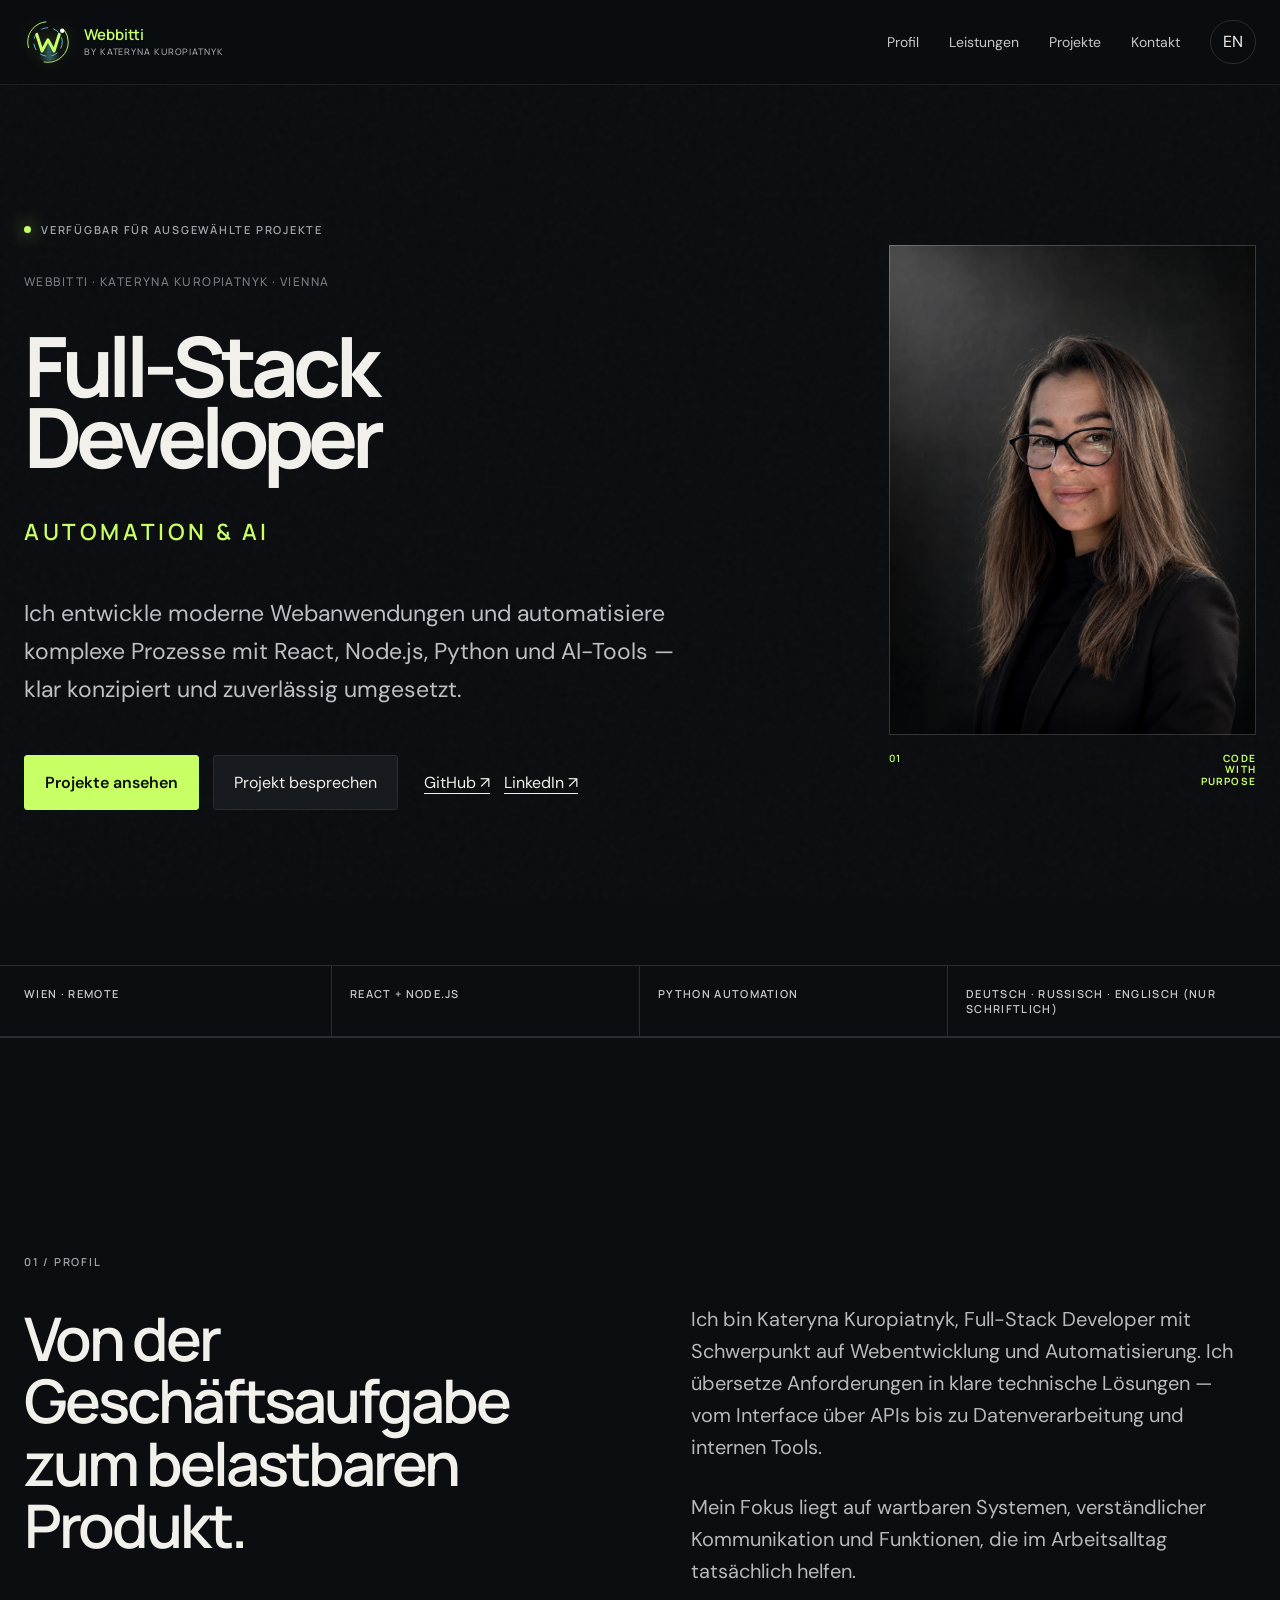
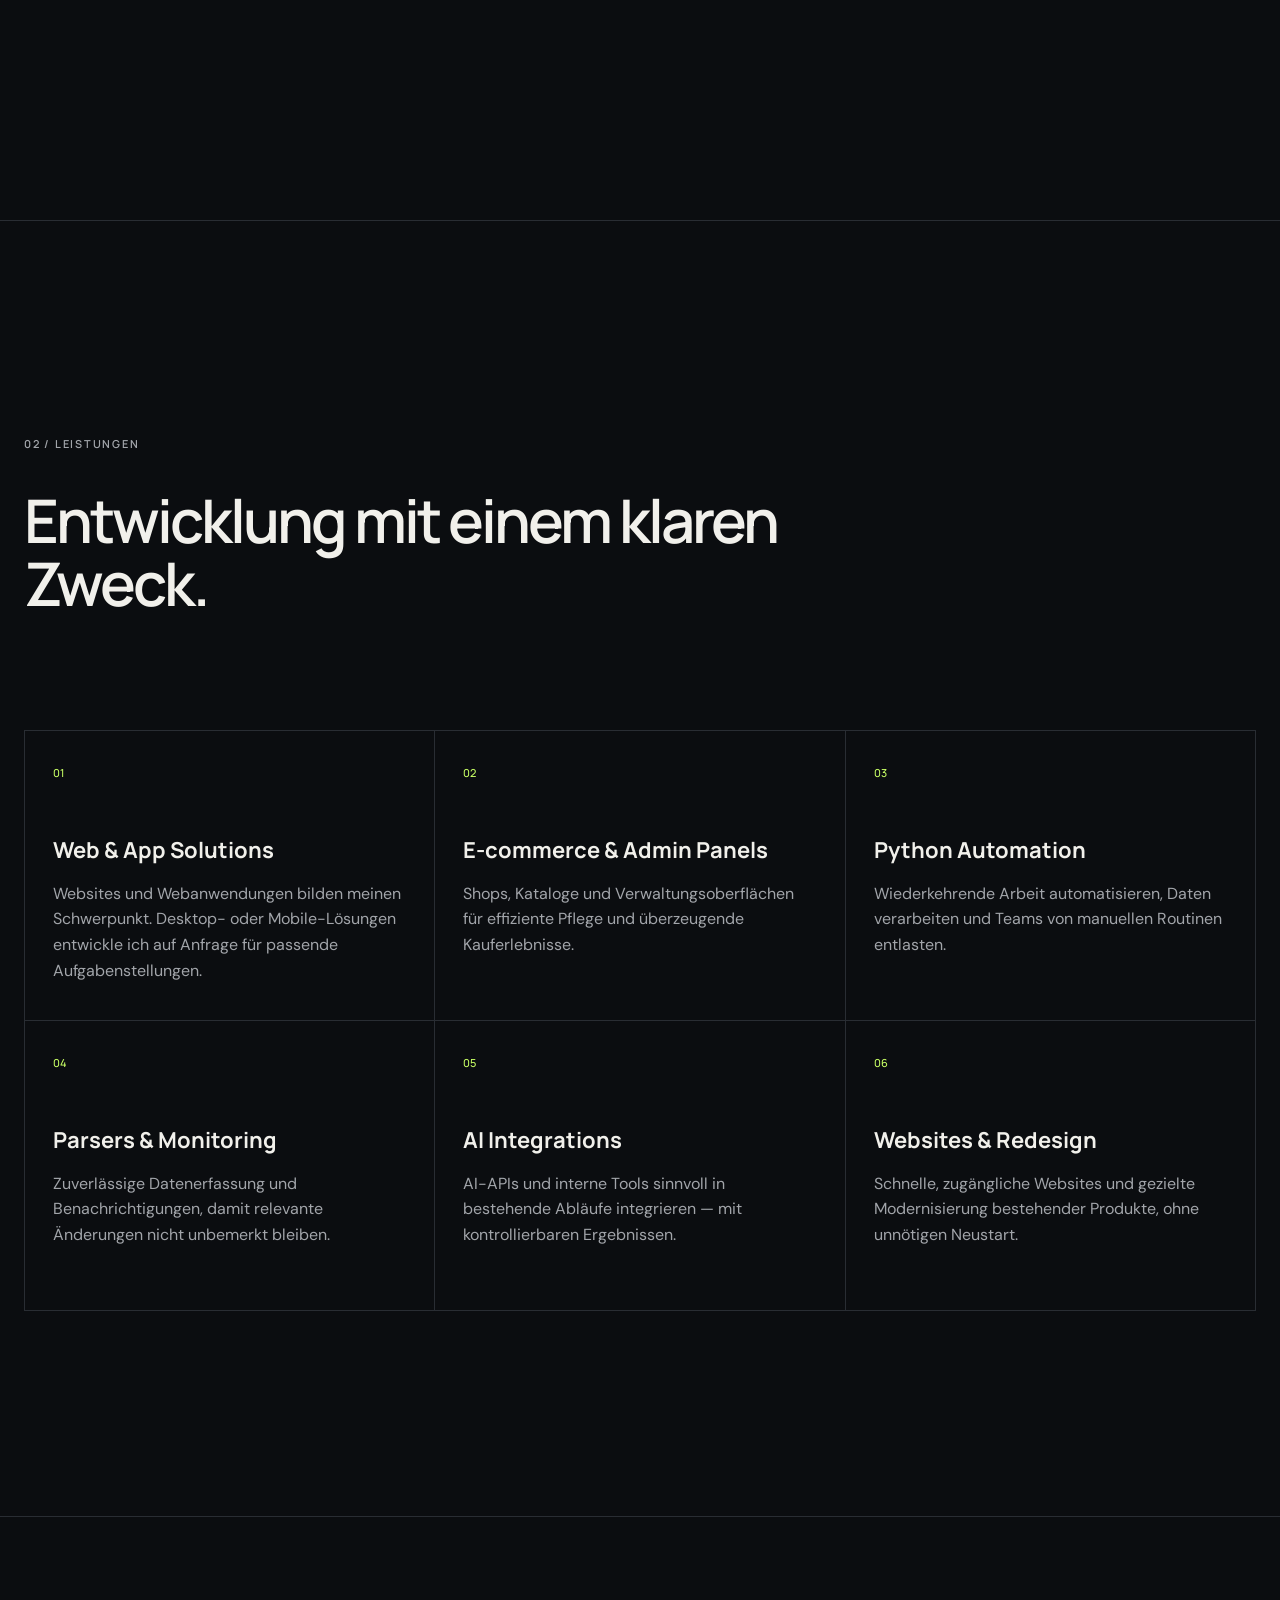
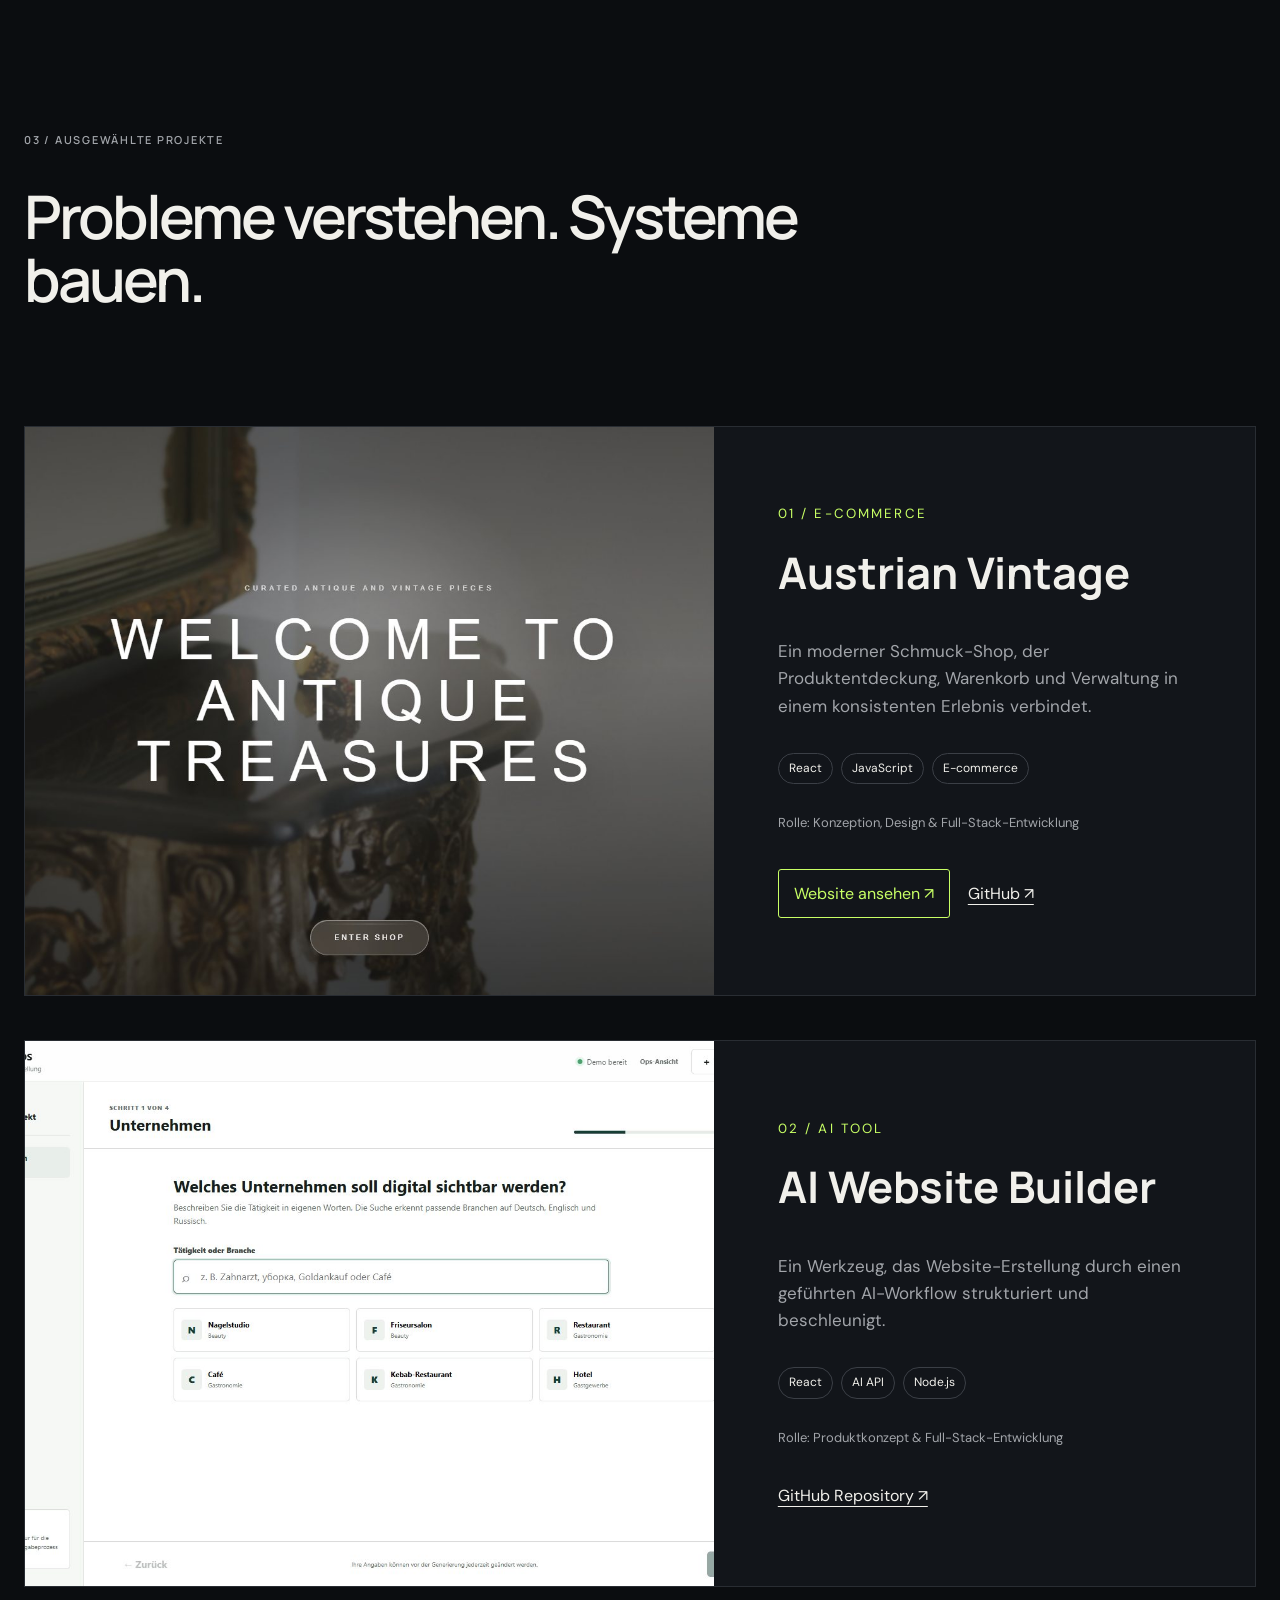
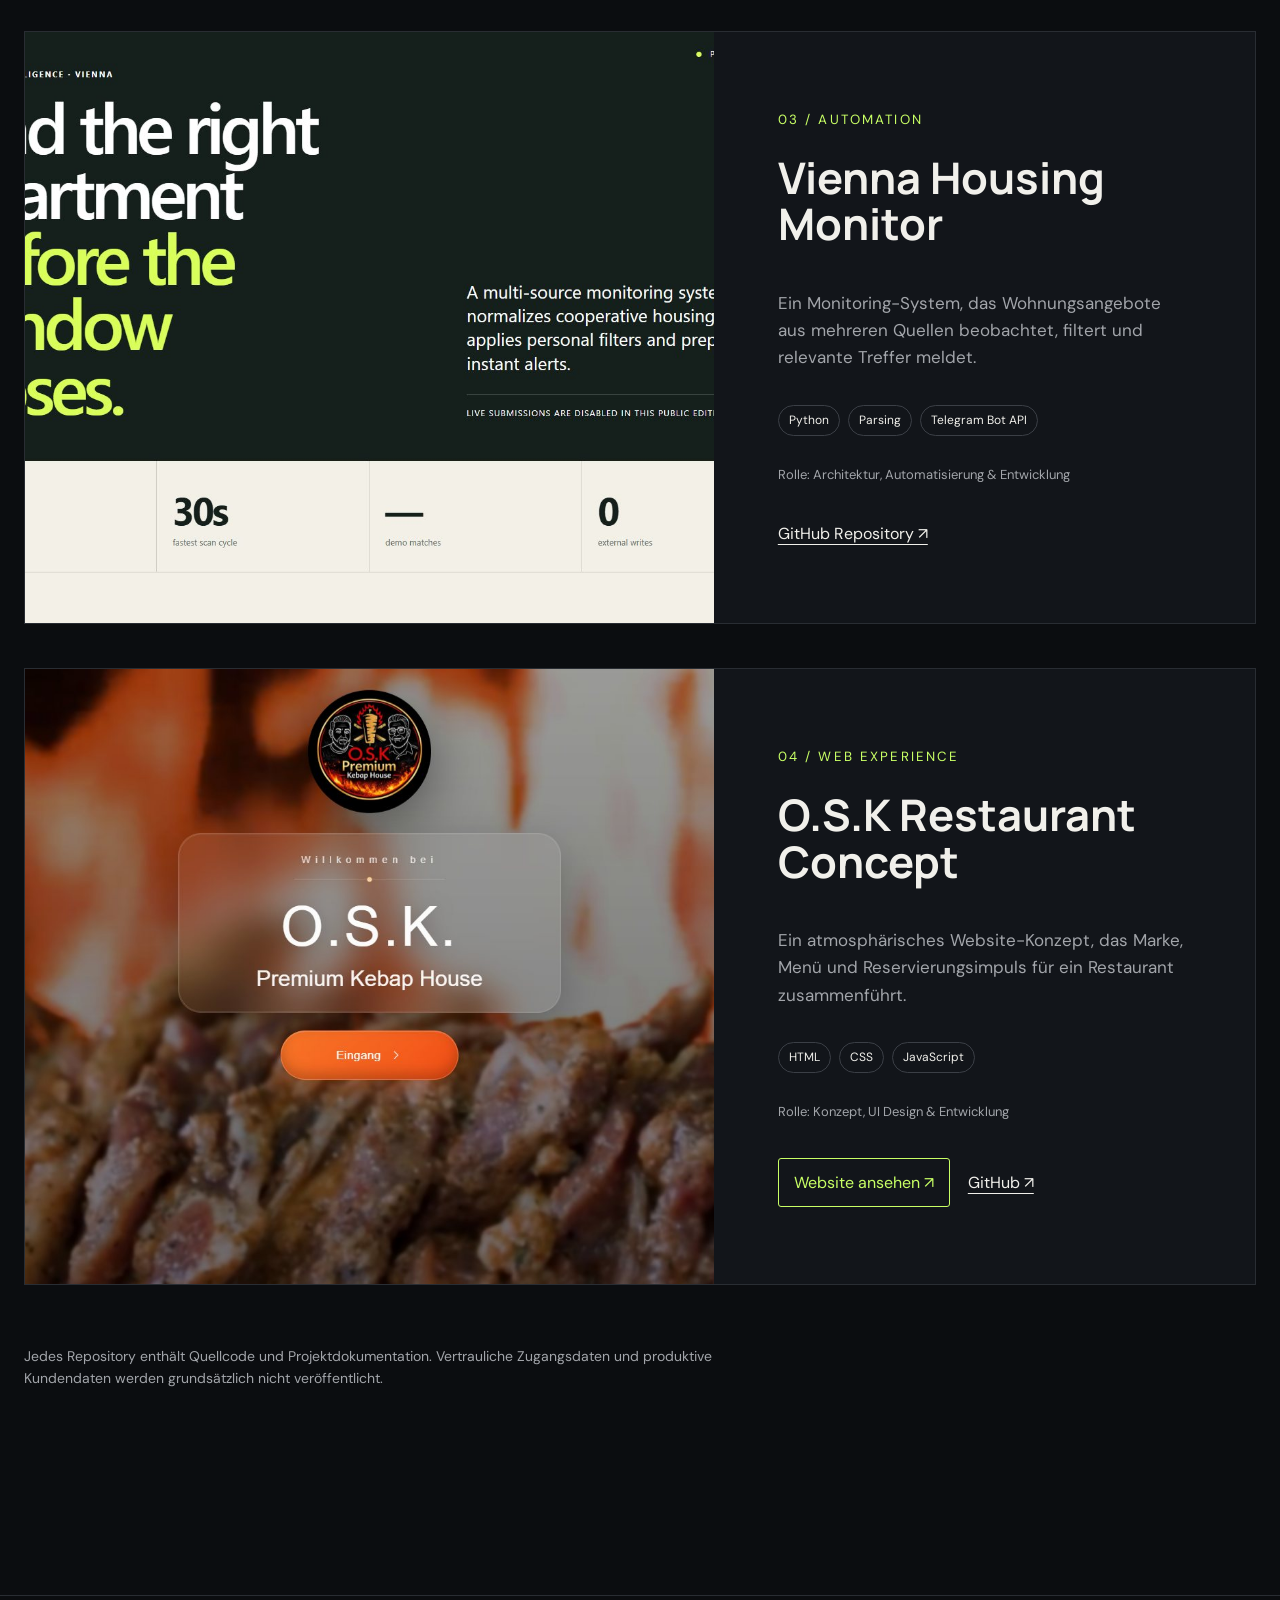
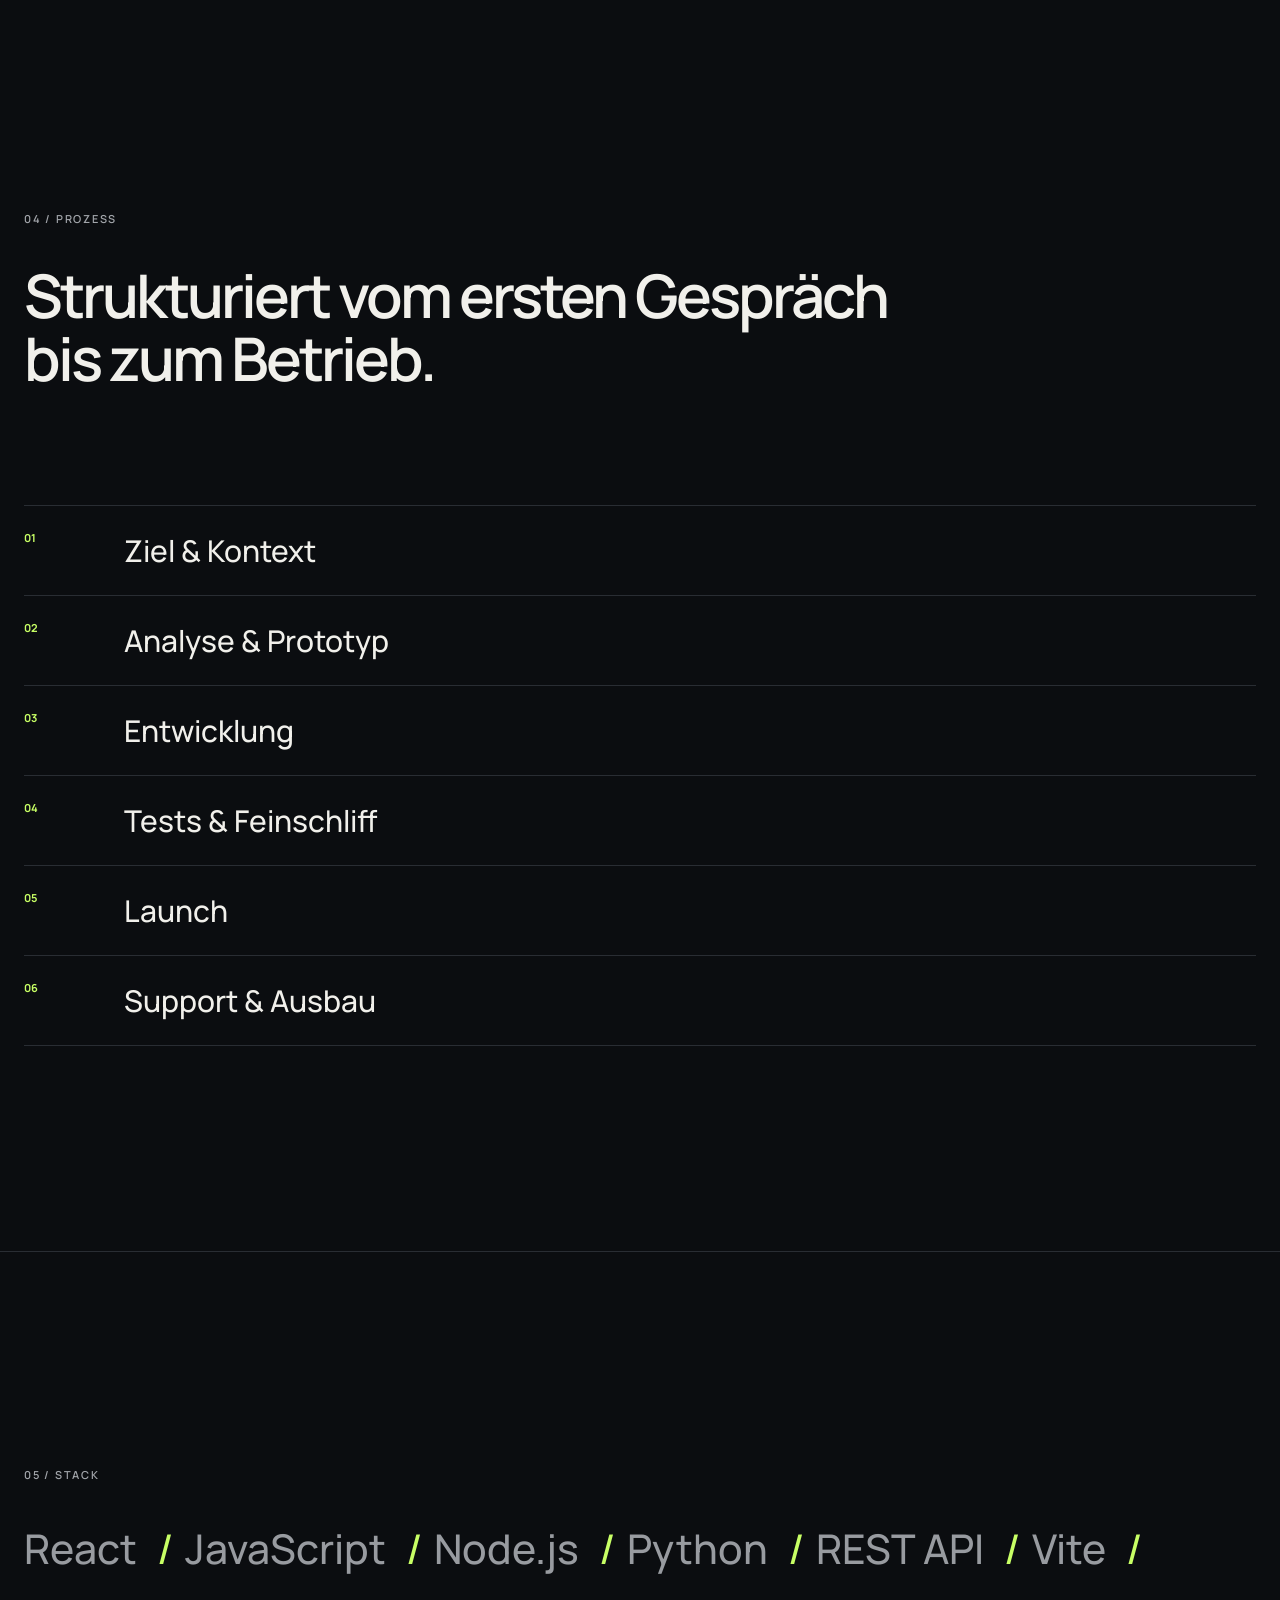
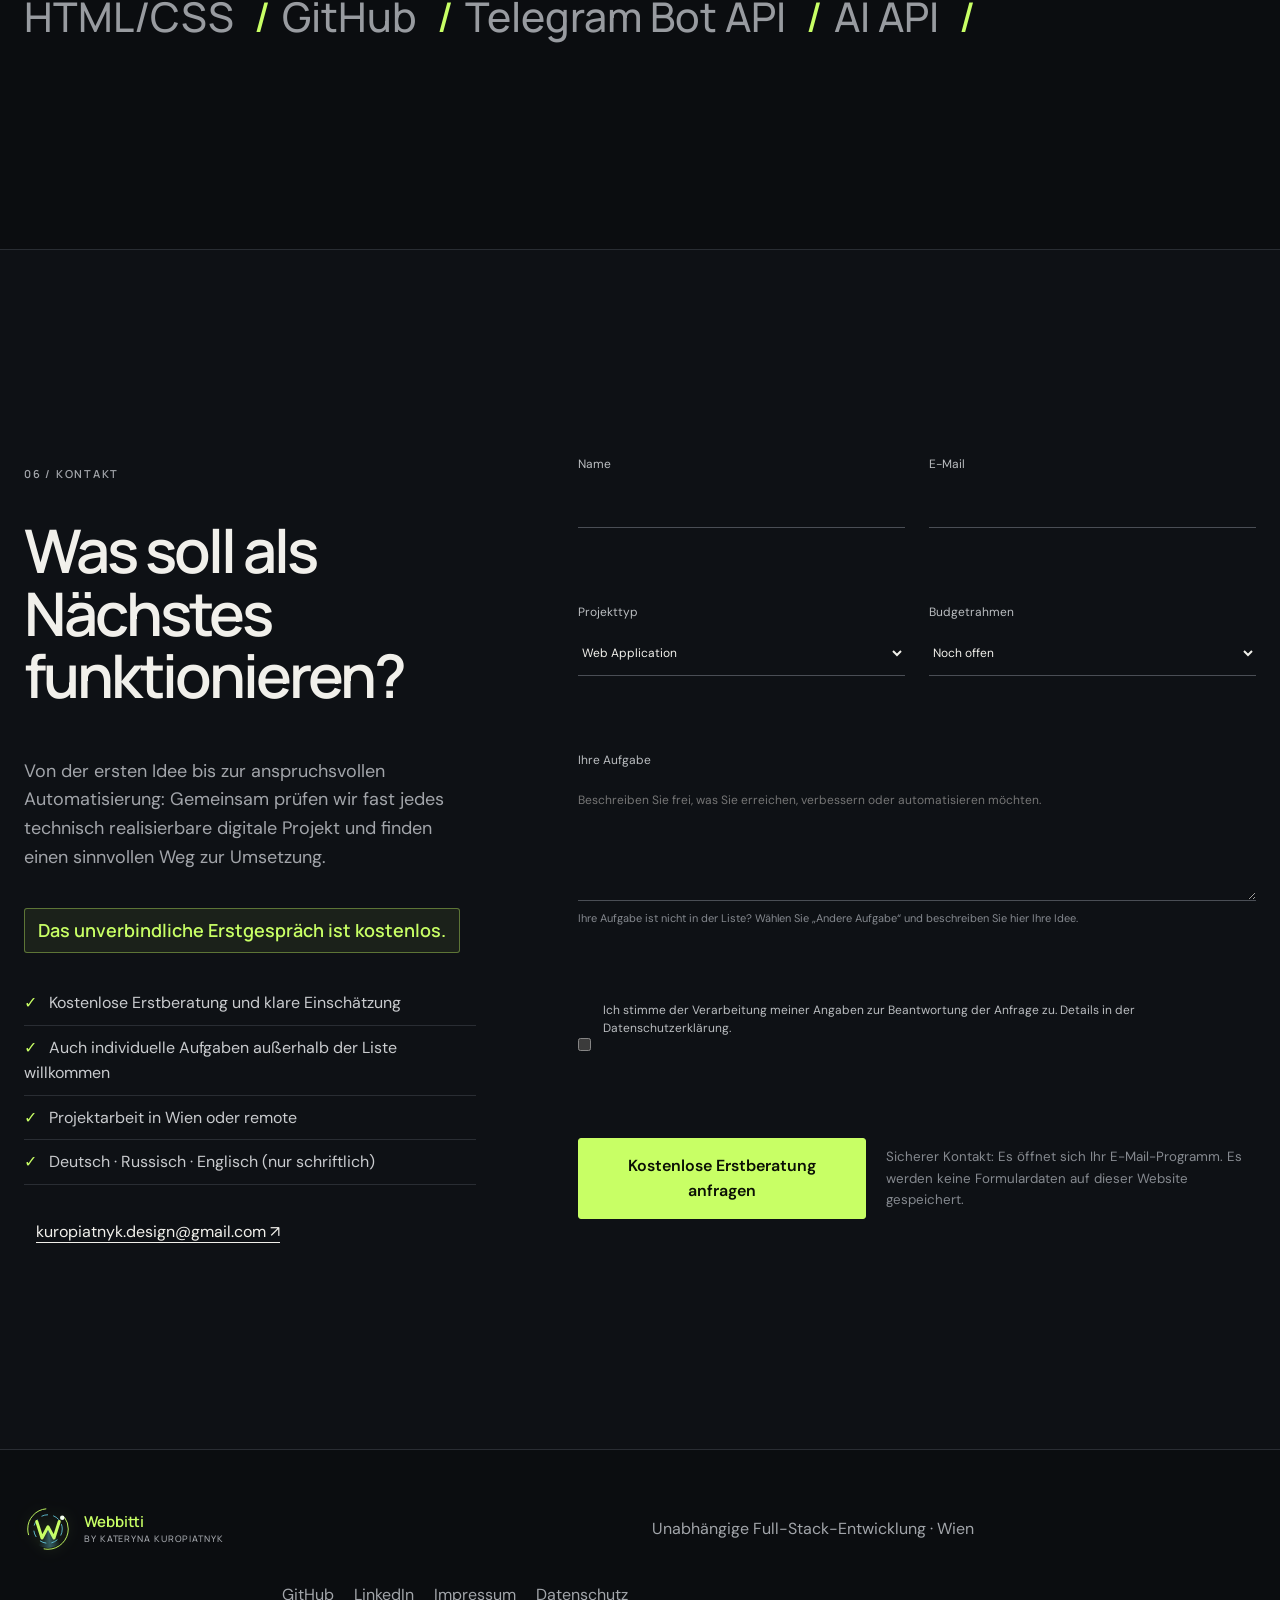
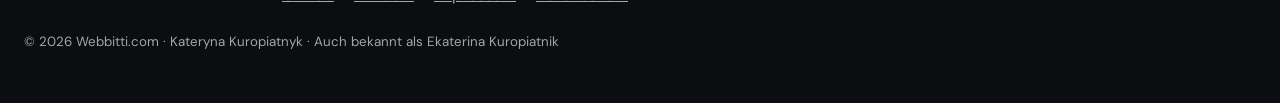
<file: index.html>
<!doctype html>
<html lang="de">
<head>
  <meta charset="utf-8">
  <meta name="viewport" content="width=device-width,initial-scale=1">
  <meta name="theme-color" content="#0b0d10">
  <title>Webbitti — Kateryna Kuropiatnyk · Full-Stack Developer</title>
  <meta name="description" content="Full-Stack-Entwicklung, Python-Automatisierung und AI-Integrationen: digitale Produkte, die reale Geschäftsprozesse vereinfachen.">
  <meta property="og:type" content="website">
  <meta property="og:title" content="Webbitti — Kateryna Kuropiatnyk · Full-Stack Developer">
  <meta property="og:description" content="Webanwendungen, Automatisierung und AI-Tools — durchdacht, zuverlässig und bereit für den echten Einsatz.">
  <meta property="og:url" content="https://webbitti.com/">
  <meta property="og:image" content="https://webbitti.com/img/og-cover.svg">
  <meta name="twitter:card" content="summary_large_image">
  <meta name="twitter:title" content="Kateryna Kuropiatnyk — Full-Stack Developer">
  <meta name="twitter:description" content="React, Node.js, Python automation and practical AI tools for real business workflows.">
  <meta name="twitter:image" content="https://webbitti.com/img/og-cover.svg">
  <meta name="robots" content="index,follow,max-image-preview:large">
  <link rel="canonical" href="https://webbitti.com/">
  <link rel="icon" href="img/favicon.svg" type="image/svg+xml">
  <link rel="preconnect" href="https://fonts.googleapis.com">
  <link rel="preconnect" href="https://fonts.gstatic.com" crossorigin>
  <link href="https://fonts.googleapis.com/css2?family=DM+Sans:wght@400;500;600&family=Manrope:wght@500;600;700&display=swap" rel="stylesheet">
  <link rel="stylesheet" href="style.css?v=100">
  <link rel="stylesheet" href="hero.css?v=5">
  <link rel="stylesheet" href="portfolio.css?v=1">
  <link rel="stylesheet" href="enhancements.css?v=4">
  <link rel="stylesheet" href="brand-motion.css?v=2">
  <script src="script.js?v=100" defer></script>
  <script type="application/ld+json">{"@context":"https://schema.org","@type":"Person","name":"Kateryna Kuropiatnyk","alternateName":"Ekaterina Kuropiatnik","url":"https://webbitti.com/","image":"https://webbitti.com/img/kateryna-kuropiatnyk-professional.webp","jobTitle":"Full-Stack Developer","address":{"@type":"PostalAddress","addressLocality":"Vienna","addressCountry":"AT"},"sameAs":["https://github.com/ekaterinakuropiatnik-max","https://www.linkedin.com/in/kateryna-kuropiatnyk-825a593a0"],"knowsAbout":["React","Node.js","Python","Automation","AI tools"]}</script>
</head>
<body>
  <a class="skip" href="#main">Zum Inhalt</a>
  <header class="site-header">
    <a class="brand" href="#top" aria-label="Webbitti, Kateryna Kuropiatnyk, Startseite"><span class="brand-mark" aria-hidden="true"><svg viewBox="0 0 64 64" focusable="false"><circle class="logo-orbit outer" cx="32" cy="32" r="27"/><circle class="logo-orbit inner" cx="32" cy="32" r="19"/><path class="logo-w" d="M17 22l7 22 8-15 8 15 7-22"/><circle class="logo-spark" cx="51" cy="17" r="3"/></svg></span><span class="brand-copy">Webbitti<small>by Kateryna Kuropiatnyk</small></span></a>
    <button class="menu" aria-expanded="false" aria-controls="nav">Menu</button>
    <nav id="nav" aria-label="Hauptnavigation">
      <a href="#about" data-de="Profil" data-en="About">Profil</a>
      <a href="#services" data-de="Leistungen" data-en="Services">Leistungen</a>
      <a href="#work" data-de="Projekte" data-en="Work">Projekte</a>
      <a href="#contact" data-de="Kontakt" data-en="Contact">Kontakt</a>
      <button class="lang" type="button" aria-label="Switch to English">EN</button>
    </nav>
  </header>

  <main id="main">
    <section class="hero" id="top">
      <div class="hero-copy">
        <div class="eyebrow"><span></span><span data-de="Verfügbar für ausgewählte Projekte" data-en="Available for selected projects">Verfügbar für ausgewählte Projekte</span></div>
        <p class="hero-name">Webbitti · Kateryna Kuropiatnyk · Vienna</p>
        <h1><span>Full-Stack</span><br><span>Developer</span><br><i>Automation &amp; AI</i></h1>
        <p class="lead" data-de="Ich entwickle moderne Webanwendungen und automatisiere komplexe Prozesse mit React, Node.js, Python und AI-Tools — klar konzipiert und zuverlässig umgesetzt." data-en="I build modern web applications and automate complex workflows with React, Node.js, Python and AI tools — thoughtfully designed and reliably delivered.">Ich entwickle moderne Webanwendungen und automatisiere komplexe Prozesse mit React, Node.js, Python und AI-Tools — klar konzipiert und zuverlässig umgesetzt.</p>
        <div class="actions"><a class="button primary" href="#work" data-de="Projekte ansehen" data-en="View projects">Projekte ansehen</a><a class="button secondary" href="#contact" data-de="Projekt besprechen" data-en="Discuss a project">Projekt besprechen</a><a class="text-link" href="https://github.com/ekaterinakuropiatnik-max" target="_blank" rel="noopener noreferrer">GitHub ↗</a><a class="text-link social-link" href="https://www.linkedin.com/in/kateryna-kuropiatnyk-825a593a0" target="_blank" rel="noopener noreferrer">LinkedIn ↗</a></div>
      </div>
      <figure class="portrait"><div class="portrait-frame"><img src="img/kateryna-kuropiatnyk-professional.webp" alt="Kateryna Kuropiatnyk, Full-Stack Developer" width="1200" height="1600" fetchpriority="high"></div><figcaption><span>01</span><strong>CODE<br>WITH<br>PURPOSE</strong></figcaption></figure>
    </section>
    <aside class="proof" aria-label="Professional focus"><span data-de="Wien · Remote" data-en="Vienna · Remote">Wien · Remote</span><span>React + Node.js</span><span>Python Automation</span><span data-de="Deutsch · Russisch · Englisch (nur schriftlich)" data-en="German · Russian · English (written only)">Deutsch · Russisch · Englisch (nur schriftlich)</span></aside>

    <section id="about" class="split section">
      <div><p class="kicker">01 / <span data-de="Profil" data-en="About">Profil</span></p><h2 data-de="Von der Geschäftsaufgabe zum belastbaren Produkt." data-en="From business problem to dependable product.">Von der Geschäftsaufgabe zum belastbaren Produkt.</h2></div>
      <div class="copy"><p data-de="Ich bin Kateryna Kuropiatnyk, Full-Stack Developer mit Schwerpunkt auf Webentwicklung und Automatisierung. Ich übersetze Anforderungen in klare technische Lösungen — vom Interface über APIs bis zu Datenverarbeitung und internen Tools." data-en="I'm Kateryna Kuropiatnyk, a full-stack developer focused on web development and automation. I translate requirements into clear technical solutions — from interfaces and APIs to data processing and internal tools.">Ich bin Kateryna Kuropiatnyk, Full-Stack Developer mit Schwerpunkt auf Webentwicklung und Automatisierung. Ich übersetze Anforderungen in klare technische Lösungen — vom Interface über APIs bis zu Datenverarbeitung und internen Tools.</p><p data-de="Mein Fokus liegt auf wartbaren Systemen, verständlicher Kommunikation und Funktionen, die im Arbeitsalltag tatsächlich helfen." data-en="My focus is on maintainable systems, clear communication and features that genuinely improve day-to-day work.">Mein Fokus liegt auf wartbaren Systemen, verständlicher Kommunikation und Funktionen, die im Arbeitsalltag tatsächlich helfen.</p></div>
    </section>

    <section id="services" class="section">
      <p class="kicker">02 / <span data-de="Leistungen" data-en="Services">Leistungen</span></p><h2 data-de="Entwicklung mit einem klaren Zweck." data-en="Development with a clear purpose.">Entwicklung mit einem klaren Zweck.</h2>
      <div class="service-grid">
        <article><b>01</b><h3>Web &amp; App Solutions</h3><p data-de="Websites und Webanwendungen bilden meinen Schwerpunkt. Desktop- oder Mobile-Lösungen entwickle ich auf Anfrage für passende Aufgabenstellungen." data-en="My core focus is websites and web applications. I also develop desktop or mobile solutions on request when they fit the project.">Websites und Webanwendungen bilden meinen Schwerpunkt. Desktop- oder Mobile-Lösungen entwickle ich auf Anfrage für passende Aufgabenstellungen.</p></article>
        <article><b>02</b><h3>E-commerce & Admin Panels</h3><p data-de="Shops, Kataloge und Verwaltungsoberflächen für effiziente Pflege und überzeugende Kauferlebnisse." data-en="Shops, catalogues and admin interfaces for efficient management and compelling buying experiences.">Shops, Kataloge und Verwaltungsoberflächen für effiziente Pflege und überzeugende Kauferlebnisse.</p></article>
        <article><b>03</b><h3>Python Automation</h3><p data-de="Wiederkehrende Arbeit automatisieren, Daten verarbeiten und Teams von manuellen Routinen entlasten." data-en="Automate recurring work, process data and free teams from manual routines.">Wiederkehrende Arbeit automatisieren, Daten verarbeiten und Teams von manuellen Routinen entlasten.</p></article>
        <article><b>04</b><h3>Parsers & Monitoring</h3><p data-de="Zuverlässige Datenerfassung und Benachrichtigungen, damit relevante Änderungen nicht unbemerkt bleiben." data-en="Reliable data collection and alerts so relevant changes never go unnoticed.">Zuverlässige Datenerfassung und Benachrichtigungen, damit relevante Änderungen nicht unbemerkt bleiben.</p></article>
        <article><b>05</b><h3>AI Integrations</h3><p data-de="AI-APIs und interne Tools sinnvoll in bestehende Abläufe integrieren — mit kontrollierbaren Ergebnissen." data-en="Integrate AI APIs and internal tools into existing workflows with controllable outcomes.">AI-APIs und interne Tools sinnvoll in bestehende Abläufe integrieren — mit kontrollierbaren Ergebnissen.</p></article>
        <article><b>06</b><h3>Websites & Redesign</h3><p data-de="Schnelle, zugängliche Websites und gezielte Modernisierung bestehender Produkte, ohne unnötigen Neustart." data-en="Fast, accessible websites and focused modernisation of existing products without an unnecessary rebuild.">Schnelle, zugängliche Websites und gezielte Modernisierung bestehender Produkte, ohne unnötigen Neustart.</p></article>
      </div>
    </section>

    <section id="work" class="section work">
      <p class="kicker">03 / <span data-de="Ausgewählte Projekte" data-en="Selected work">Ausgewählte Projekte</span></p><h2 data-de="Probleme verstehen. Systeme bauen." data-en="Understand problems. Build systems.">Probleme verstehen. Systeme bauen.</h2>
      <div class="projects">
        <article class="project violet"><div class="project-visual"><span>AV</span><div class="mock"><i></i><i></i><i></i></div></div><div class="project-info"><small>01 / E-COMMERCE</small><h3>Austrian Vintage</h3><p data-de="Ein moderner Schmuck-Shop, der Produktentdeckung, Warenkorb und Verwaltung in einem konsistenten Erlebnis verbindet." data-en="A modern jewellery shop combining product discovery, cart and management in one consistent experience.">Ein moderner Schmuck-Shop, der Produktentdeckung, Warenkorb und Verwaltung in einem konsistenten Erlebnis verbindet.</p><ul><li>React</li><li>JavaScript</li><li>E-commerce</li></ul><p class="role" data-de="Rolle: Konzeption, Design & Full-Stack-Entwicklung" data-en="Role: concept, design & full-stack development">Rolle: Konzeption, Design & Full-Stack-Entwicklung</p><div class="project-actions"><a class="project-live" href="https://austrianvintage.com" target="_blank" rel="noopener noreferrer" data-de="Website ansehen ↗" data-en="View website ↗">Website ansehen ↗</a><a href="https://github.com/ekaterinakuropiatnik-max/antique-jewelry-store" target="_blank" rel="noopener noreferrer">GitHub ↗</a></div></div></article>
        <article class="project blue"><div class="project-visual"><span>AI</span><div class="prompt">Describe. Generate. Refine.<b>→</b></div></div><div class="project-info"><small>02 / AI TOOL</small><h3>AI Website Builder</h3><p data-de="Ein Werkzeug, das Website-Erstellung durch einen geführten AI-Workflow strukturiert und beschleunigt." data-en="A tool that structures and accelerates website creation through a guided AI workflow.">Ein Werkzeug, das Website-Erstellung durch einen geführten AI-Workflow strukturiert und beschleunigt.</p><ul><li>React</li><li>AI API</li><li>Node.js</li></ul><p class="role" data-de="Rolle: Produktkonzept & Full-Stack-Entwicklung" data-en="Role: product concept & full-stack development">Rolle: Produktkonzept & Full-Stack-Entwicklung</p><a href="https://github.com/ekaterinakuropiatnik-max/ai-website-builder" target="_blank" rel="noopener">GitHub Repository ↗</a></div></article>
        <article class="project green"><div class="project-visual"><span>VIE</span><div class="radar"></div></div><div class="project-info"><small>03 / AUTOMATION</small><h3>Vienna Housing Monitor</h3><p data-de="Ein Monitoring-System, das Wohnungsangebote aus mehreren Quellen beobachtet, filtert und relevante Treffer meldet." data-en="A monitoring system that watches multiple housing sources, filters listings and reports relevant matches.">Ein Monitoring-System, das Wohnungsangebote aus mehreren Quellen beobachtet, filtert und relevante Treffer meldet.</p><ul><li>Python</li><li>Parsing</li><li>Telegram Bot API</li></ul><p class="role" data-de="Rolle: Architektur, Automatisierung & Entwicklung" data-en="Role: architecture, automation & development">Rolle: Architektur, Automatisierung & Entwicklung</p><a href="https://github.com/ekaterinakuropiatnik-max/vienna-housing-monitor" target="_blank" rel="noopener">GitHub Repository ↗</a></div></article>
        <article class="project orange"><div class="project-visual"><span>O.S.K</span><div class="plate"></div></div><div class="project-info"><small>04 / WEB EXPERIENCE</small><h3>O.S.K Restaurant Concept</h3><p data-de="Ein atmosphärisches Website-Konzept, das Marke, Menü und Reservierungsimpuls für ein Restaurant zusammenführt." data-en="An atmospheric website concept bringing together brand, menu and reservation intent for a restaurant.">Ein atmosphärisches Website-Konzept, das Marke, Menü und Reservierungsimpuls für ein Restaurant zusammenführt.</p><ul><li>HTML</li><li>CSS</li><li>JavaScript</li></ul><p class="role" data-de="Rolle: Konzept, UI Design & Entwicklung" data-en="Role: concept, UI design & development">Rolle: Konzept, UI Design & Entwicklung</p><div class="project-actions"><a class="project-live" href="https://ekaterinakuropiatnik-max.github.io/restaurant-website-concept/" target="_blank" rel="noopener noreferrer" data-de="Website ansehen ↗" data-en="View website ↗">Website ansehen ↗</a><a href="https://github.com/ekaterinakuropiatnik-max/restaurant-website-concept" target="_blank" rel="noopener noreferrer">GitHub ↗</a></div></div></article>
      </div>
      <p class="project-note" data-de="Jedes Repository enthält Quellcode und Projektdokumentation. Vertrauliche Zugangsdaten und produktive Kundendaten werden grundsätzlich nicht veröffentlicht." data-en="Each repository contains source code and project documentation. Credentials and production customer data are never published.">Jedes Repository enthält Quellcode und Projektdokumentation. Vertrauliche Zugangsdaten und produktive Kundendaten werden grundsätzlich nicht veröffentlicht.</p>
    </section>

    <section class="section process"><p class="kicker">04 / <span data-de="Prozess" data-en="Process">Prozess</span></p><h2 data-de="Strukturiert vom ersten Gespräch bis zum Betrieb." data-en="Structured from first conversation to operation.">Strukturiert vom ersten Gespräch bis zum Betrieb.</h2><ol><li><b>01</b><span data-de="Ziel & Kontext" data-en="Goal & context">Ziel & Kontext</span></li><li><b>02</b><span data-de="Analyse & Prototyp" data-en="Analysis & prototype">Analyse & Prototyp</span></li><li><b>03</b><span data-de="Entwicklung" data-en="Development">Entwicklung</span></li><li><b>04</b><span data-de="Tests & Feinschliff" data-en="Testing & refinement">Tests & Feinschliff</span></li><li><b>05</b><span data-de="Launch" data-en="Launch">Launch</span></li><li><b>06</b><span data-de="Support & Ausbau" data-en="Support & evolution">Support & Ausbau</span></li></ol></section>

    <section class="section stack"><p class="kicker">05 / Stack</p><div class="ticker" aria-label="Technologies"><span>React</span><span>JavaScript</span><span>Node.js</span><span>Python</span><span>REST API</span><span>Vite</span><span>HTML/CSS</span><span>GitHub</span><span>Telegram Bot API</span><span>AI API</span></div></section>

    <section id="contact" class="section contact"><div><p class="kicker">06 / <span data-de="Kontakt" data-en="Contact">Kontakt</span></p><h2 data-de="Was soll als Nächstes funktionieren?" data-en="What should work next?">Was soll als Nächstes funktionieren?</h2><p data-de="Von der ersten Idee bis zur anspruchsvollen Automatisierung: Gemeinsam prüfen wir fast jedes technisch realisierbare digitale Projekt und finden einen sinnvollen Weg zur Umsetzung." data-en="From an initial idea to advanced automation: Together, we can assess almost any technically feasible digital project and find a practical way to deliver it.">Von der ersten Idee bis zur anspruchsvollen Automatisierung: Gemeinsam prüfen wir fast jedes technisch realisierbare digitale Projekt und finden einen sinnvollen Weg zur Umsetzung.</p><p class="contact-highlight" data-de="Das unverbindliche Erstgespräch ist kostenlos." data-en="The initial, no-obligation consultation is free.">Das unverbindliche Erstgespräch ist kostenlos.</p><ul class="contact-points"><li data-de="Kostenlose Erstberatung und klare Einschätzung" data-en="Free initial consultation and a clear assessment">Kostenlose Erstberatung und klare Einschätzung</li><li data-de="Auch individuelle Aufgaben außerhalb der Liste willkommen" data-en="Custom requests beyond the listed services are welcome">Auch individuelle Aufgaben außerhalb der Liste willkommen</li><li data-de="Projektarbeit in Wien oder remote" data-en="Project work in Vienna or remotely">Projektarbeit in Wien oder remote</li><li data-de="Deutsch · Russisch · Englisch (nur schriftlich)" data-en="German · Russian · English (written only)">Deutsch · Russisch · Englisch (nur schriftlich)</li></ul><a class="text-link" href="mailto:kuropiatnyk.design@gmail.com">kuropiatnyk.design@gmail.com ↗</a></div>
      <form id="contact-form"><label><span data-de="Name" data-en="Name">Name</span><input name="name" autocomplete="name" required></label><label><span>E-Mail</span><input type="email" name="email" autocomplete="email" required></label><label><span data-de="Projekttyp" data-en="Project type">Projekttyp</span><select name="type"><option>Web Application</option><option>Desktop / Mobile Application</option><option>E-commerce / Admin Panel</option><option>Python Automation</option><option>Parser / Monitoring</option><option>AI Integration</option><option>Website / Redesign</option><option data-de="Andere Aufgabe — unten beschreiben" data-en="Other request — describe below">Andere Aufgabe — unten beschreiben</option></select></label><label><span data-de="Budgetrahmen" data-en="Budget range">Budgetrahmen</span><select name="budget"><option data-de="Noch offen" data-en="Not decided">Noch offen</option><option data-de="Bis €1.000" data-en="Up to €1,000">Bis €1.000</option><option>€1,000–€3,000</option><option>€3,000–€7,000</option><option>€7,000+</option></select></label><label class="wide"><span data-de="Ihre Aufgabe" data-en="Your project brief">Ihre Aufgabe</span><textarea name="message" rows="5" required data-placeholder-de="Beschreiben Sie frei, was Sie erreichen, verbessern oder automatisieren möchten." data-placeholder-en="Describe what you would like to create, improve or automate." placeholder="Beschreiben Sie frei, was Sie erreichen, verbessern oder automatisieren möchten."></textarea><small class="form-hint" data-de="Ihre Aufgabe ist nicht in der Liste? Wählen Sie „Andere Aufgabe“ und beschreiben Sie hier Ihre Idee." data-en="Not seeing your project in the list? Select ‘Other request’ and describe your idea here.">Ihre Aufgabe ist nicht in der Liste? Wählen Sie „Andere Aufgabe“ und beschreiben Sie hier Ihre Idee.</small></label><label class="consent wide"><input type="checkbox" required><span data-de="Ich stimme der Verarbeitung meiner Angaben zur Beantwortung der Anfrage zu. Details in der Datenschutzerklärung." data-en="I agree to the processing of my details to answer this enquiry. See the privacy policy.">Ich stimme der Verarbeitung meiner Angaben zur Beantwortung der Anfrage zu. Details in der <a href="datenschutz.html">Datenschutzerklärung</a>.</span></label><div class="wide form-end"><button class="button primary" type="submit" data-de="Kostenlose Erstberatung anfragen" data-en="Request a free consultation">Kostenlose Erstberatung anfragen</button><small data-de="Sicherer Kontakt: Es öffnet sich Ihr E-Mail-Programm. Es werden keine Formulardaten auf dieser Website gespeichert." data-en="Safe contact: your email app will open. No form data is stored by this website.">Sicherer Kontakt: Es öffnet sich Ihr E-Mail-Programm. Es werden keine Formulardaten auf dieser Website gespeichert.</small></div></form>
    </section>
  </main>
  <footer><a class="brand" href="#top"><span class="brand-mark" aria-hidden="true"><svg viewBox="0 0 64 64" focusable="false"><circle class="logo-orbit outer" cx="32" cy="32" r="27"/><circle class="logo-orbit inner" cx="32" cy="32" r="19"/><path class="logo-w" d="M17 22l7 22 8-15 8 15 7-22"/><circle class="logo-spark" cx="51" cy="17" r="3"/></svg></span><span class="brand-copy">Webbitti<small>by Kateryna Kuropiatnyk</small></span></a><p data-de="Unabhängige Full-Stack-Entwicklung · Wien" data-en="Independent full-stack development · Vienna">Unabhängige Full-Stack-Entwicklung · Wien</p><div><a href="https://github.com/ekaterinakuropiatnik-max" target="_blank" rel="noopener noreferrer">GitHub</a><a href="https://www.linkedin.com/in/kateryna-kuropiatnyk-825a593a0" target="_blank" rel="noopener noreferrer">LinkedIn</a><a href="impressum.html">Impressum</a><a href="datenschutz.html">Datenschutz</a></div><small>© <span id="year"></span> Webbitti.com · Kateryna Kuropiatnyk · <span data-de="Auch bekannt als Ekaterina Kuropiatnik" data-en="Also known as Ekaterina Kuropiatnik">Auch bekannt als Ekaterina Kuropiatnik</span></small></footer>
</body>
</html>
</file>
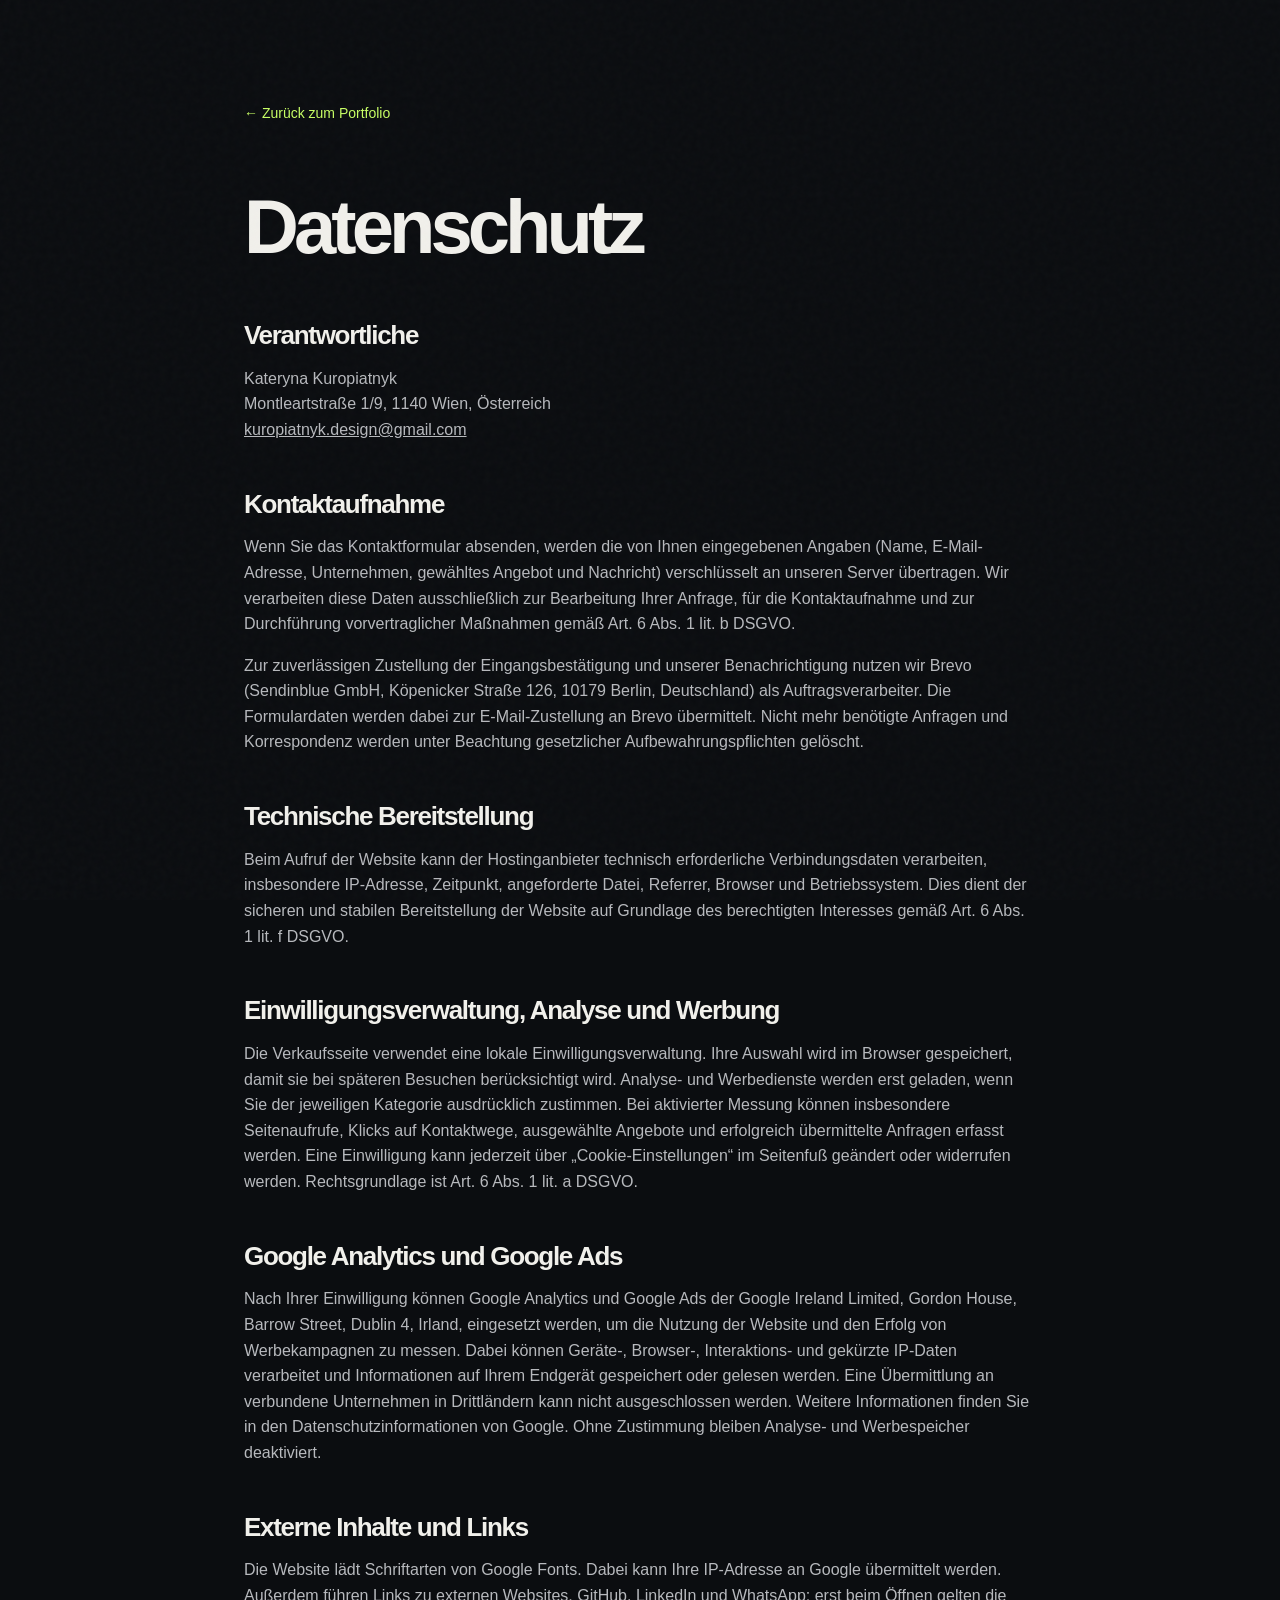
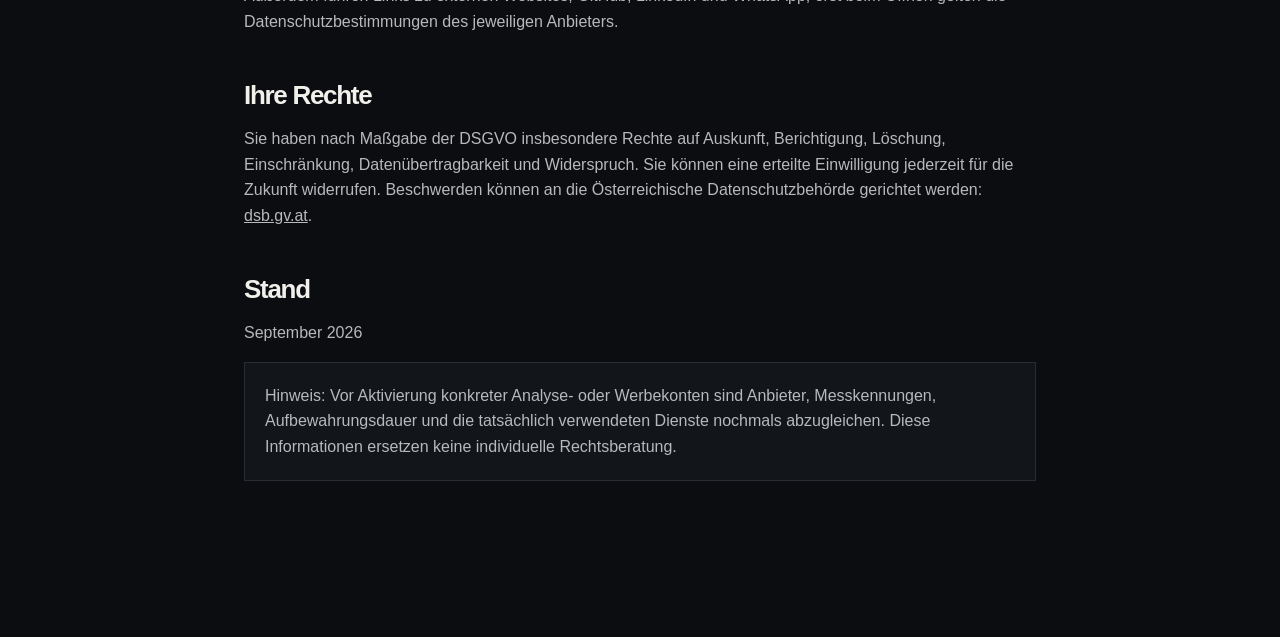
<file: datenschutz.html>
<!doctype html>
<html lang="de">
<head>
  <meta charset="utf-8">
  <meta name="viewport" content="width=device-width,initial-scale=1">
  <meta name="robots" content="index,follow">
  <title>Datenschutz — Kateryna Kuropiatnyk</title>
  <meta name="description" content="Datenschutzerklärung für webbitti.com.">
  <link rel="canonical" href="https://webbitti.com/datenschutz.html">
  <link rel="icon" href="img/favicon.svg" type="image/svg+xml">
  <link rel="stylesheet" href="style.css?v=101">
  <link rel="stylesheet" href="enhancements.css?v=1">
</head>
<body>
  <main class="legal">
    <nav aria-label="Zurück"><a href="index.html">← Zurück zum Portfolio</a></nav>
    <h1>Datenschutz</h1>

    <h2>Verantwortliche</h2>
    <p>Kateryna Kuropiatnyk<br>Montleartstraße 1/9, 1140 Wien, Österreich<br><a href="mailto:kuropiatnyk.design@gmail.com">kuropiatnyk.design@gmail.com</a></p>

    <h2>Kontaktaufnahme</h2>
    <p>Wenn Sie das Kontaktformular absenden, werden die von Ihnen eingegebenen Angaben (Name, E-Mail-Adresse, Unternehmen, gewähltes Angebot und Nachricht) verschlüsselt an unseren Server übertragen. Wir verarbeiten diese Daten ausschließlich zur Bearbeitung Ihrer Anfrage, für die Kontaktaufnahme und zur Durchführung vorvertraglicher Maßnahmen gemäß Art. 6 Abs. 1 lit. b DSGVO.</p>
    <p>Zur zuverlässigen Zustellung der Eingangsbestätigung und unserer Benachrichtigung nutzen wir Brevo (Sendinblue GmbH, Köpenicker Straße 126, 10179 Berlin, Deutschland) als Auftragsverarbeiter. Die Formulardaten werden dabei zur E-Mail-Zustellung an Brevo übermittelt. Nicht mehr benötigte Anfragen und Korrespondenz werden unter Beachtung gesetzlicher Aufbewahrungspflichten gelöscht.</p>

    <h2>Technische Bereitstellung</h2>
    <p>Beim Aufruf der Website kann der Hostinganbieter technisch erforderliche Verbindungsdaten verarbeiten, insbesondere IP-Adresse, Zeitpunkt, angeforderte Datei, Referrer, Browser und Betriebssystem. Dies dient der sicheren und stabilen Bereitstellung der Website auf Grundlage des berechtigten Interesses gemäß Art. 6 Abs. 1 lit. f DSGVO.</p>

    <h2>Einwilligungsverwaltung, Analyse und Werbung</h2>
    <p>Die Verkaufsseite verwendet eine lokale Einwilligungsverwaltung. Ihre Auswahl wird im Browser gespeichert, damit sie bei späteren Besuchen berücksichtigt wird. Analyse- und Werbedienste werden erst geladen, wenn Sie der jeweiligen Kategorie ausdrücklich zustimmen. Bei aktivierter Messung können insbesondere Seitenaufrufe, Klicks auf Kontaktwege, ausgewählte Angebote und erfolgreich übermittelte Anfragen erfasst werden. Eine Einwilligung kann jederzeit über „Cookie-Einstellungen“ im Seitenfuß geändert oder widerrufen werden. Rechtsgrundlage ist Art. 6 Abs. 1 lit. a DSGVO.</p>

    <h2>Google Analytics und Google Ads</h2>
    <p>Nach Ihrer Einwilligung können Google Analytics und Google Ads der Google Ireland Limited, Gordon House, Barrow Street, Dublin 4, Irland, eingesetzt werden, um die Nutzung der Website und den Erfolg von Werbekampagnen zu messen. Dabei können Geräte-, Browser-, Interaktions- und gekürzte IP-Daten verarbeitet und Informationen auf Ihrem Endgerät gespeichert oder gelesen werden. Eine Übermittlung an verbundene Unternehmen in Drittländern kann nicht ausgeschlossen werden. Weitere Informationen finden Sie in den Datenschutzinformationen von Google. Ohne Zustimmung bleiben Analyse- und Werbespeicher deaktiviert.</p>

    <h2>Externe Inhalte und Links</h2>
    <p>Die Website lädt Schriftarten von Google Fonts. Dabei kann Ihre IP-Adresse an Google übermittelt werden. Außerdem führen Links zu externen Websites, GitHub, LinkedIn und WhatsApp; erst beim Öffnen gelten die Datenschutzbestimmungen des jeweiligen Anbieters.</p>

    <h2>Ihre Rechte</h2>
    <p>Sie haben nach Maßgabe der DSGVO insbesondere Rechte auf Auskunft, Berichtigung, Löschung, Einschränkung, Datenübertragbarkeit und Widerspruch. Sie können eine erteilte Einwilligung jederzeit für die Zukunft widerrufen. Beschwerden können an die Österreichische Datenschutzbehörde gerichtet werden: <a href="https://www.dsb.gv.at/" rel="noopener noreferrer">dsb.gv.at</a>.</p>

    <h2>Stand</h2>
    <p>September 2026</p>
    <p class="notice">Hinweis: Vor Aktivierung konkreter Analyse- oder Werbekonten sind Anbieter, Messkennungen, Aufbewahrungsdauer und die tatsächlich verwendeten Dienste nochmals abzugleichen. Diese Informationen ersetzen keine individuelle Rechtsberatung.</p>
  </main>
</body>
</html>
</file>
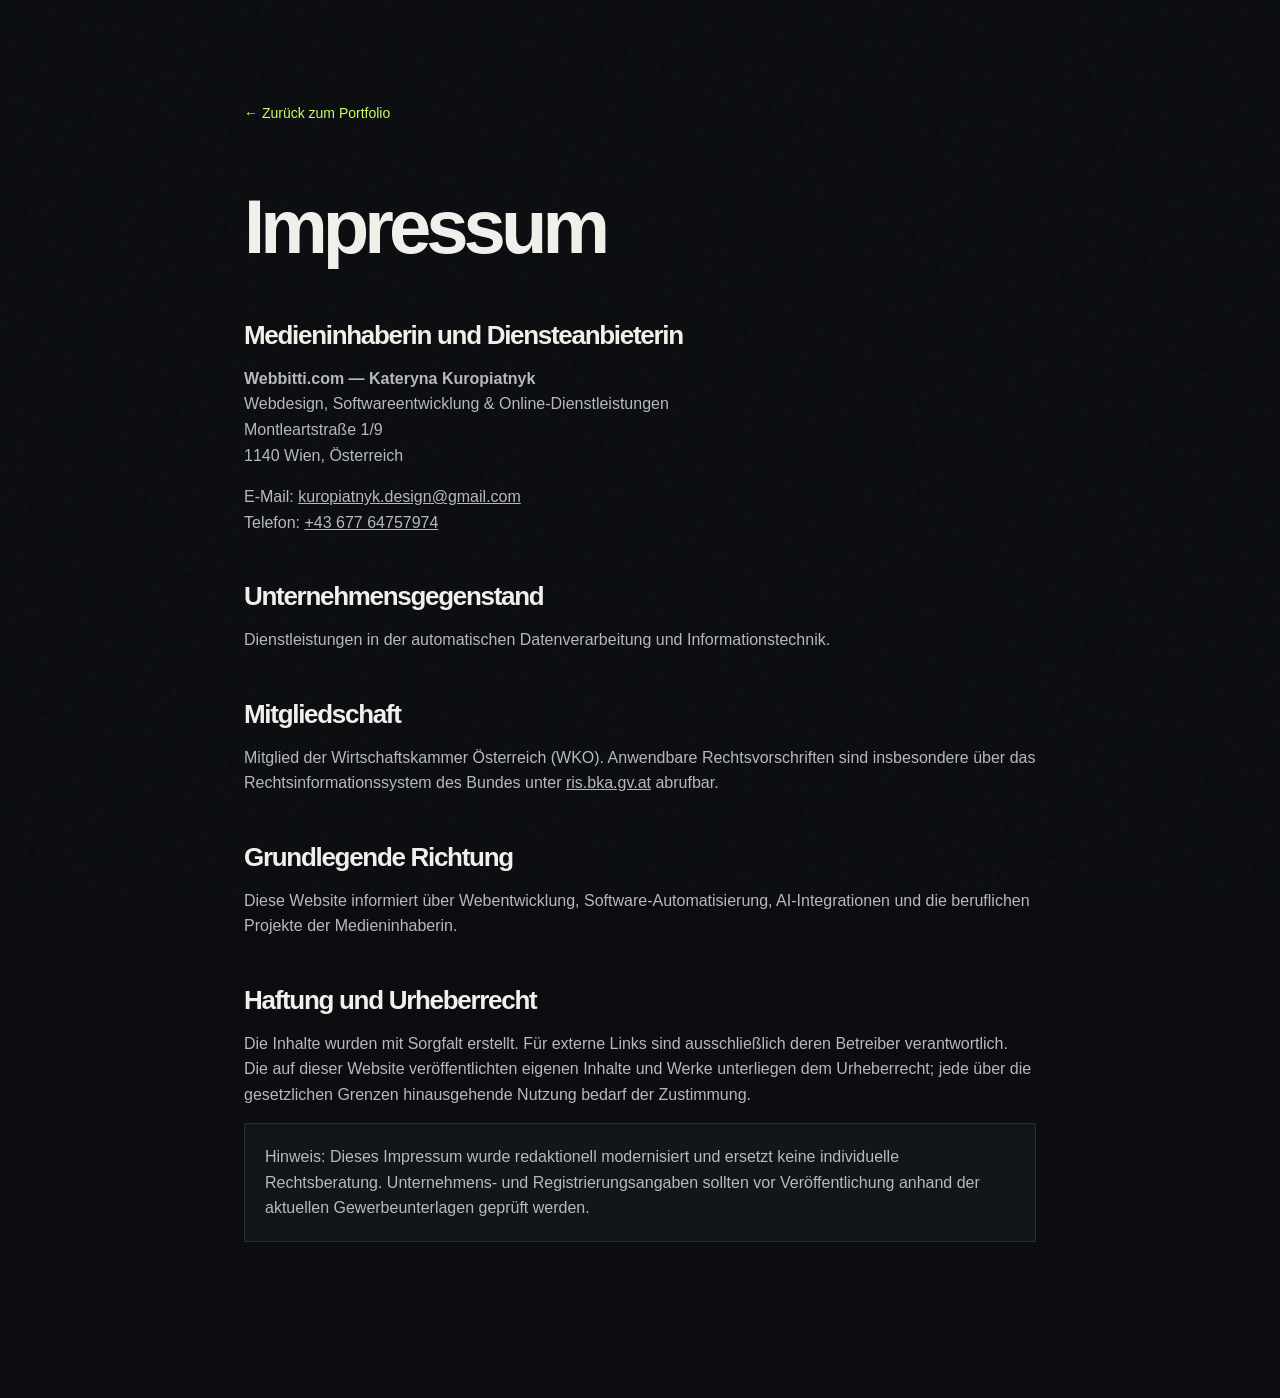
<file: impressum.html>
<!doctype html>
<html lang="de">
<head>
  <meta charset="utf-8">
  <meta name="viewport" content="width=device-width,initial-scale=1">
  <meta name="robots" content="index,follow">
  <title>Impressum — Webbitti.com · Kateryna Kuropiatnyk</title>
  <meta name="description" content="Impressum und Anbieterinformationen von Webbitti.com und Kateryna Kuropiatnyk.">
  <link rel="canonical" href="https://webbitti.com/impressum.html">
  <link rel="icon" href="img/favicon.svg" type="image/svg+xml">
  <link rel="stylesheet" href="style.css?v=101">
  <link rel="stylesheet" href="enhancements.css?v=2">
</head>
<body>
  <main class="legal">
    <nav aria-label="Zurück"><a href="index.html">← Zurück zum Portfolio</a></nav>
    <h1>Impressum</h1>
    <h2>Medieninhaberin und Diensteanbieterin</h2>
    <p><strong>Webbitti.com — Kateryna Kuropiatnyk</strong><br>Webdesign, Softwareentwicklung &amp; Online-Dienstleistungen<br>Montleartstraße 1/9<br>1140 Wien, Österreich</p>
    <p>E-Mail: <a href="mailto:kuropiatnyk.design@gmail.com">kuropiatnyk.design@gmail.com</a><br>Telefon: <a href="tel:+4367764757974">+43 677 64757974</a></p>
    <h2>Unternehmensgegenstand</h2>
    <p>Dienstleistungen in der automatischen Datenverarbeitung und Informationstechnik.</p>
    <h2>Mitgliedschaft</h2>
    <p>Mitglied der Wirtschaftskammer Österreich (WKO). Anwendbare Rechtsvorschriften sind insbesondere über das Rechtsinformationssystem des Bundes unter <a href="https://www.ris.bka.gv.at/" rel="noopener noreferrer">ris.bka.gv.at</a> abrufbar.</p>
    <h2>Grundlegende Richtung</h2>
    <p>Diese Website informiert über Webentwicklung, Software-Automatisierung, AI-Integrationen und die beruflichen Projekte der Medieninhaberin.</p>
    <h2>Haftung und Urheberrecht</h2>
    <p>Die Inhalte wurden mit Sorgfalt erstellt. Für externe Links sind ausschließlich deren Betreiber verantwortlich. Die auf dieser Website veröffentlichten eigenen Inhalte und Werke unterliegen dem Urheberrecht; jede über die gesetzlichen Grenzen hinausgehende Nutzung bedarf der Zustimmung.</p>
    <p class="notice">Hinweis: Dieses Impressum wurde redaktionell modernisiert und ersetzt keine individuelle Rechtsberatung. Unternehmens- und Registrierungsangaben sollten vor Veröffentlichung anhand der aktuellen Gewerbeunterlagen geprüft werden.</p>
  </main>
</body>
</html>
</file>
<file: style.css>
:root{--bg:#0b0d10;--panel:#12151a;--ink:#f1f0eb;--muted:#a2a5aa;--line:#292d33;--lime:#c8ff65;--pad:max(24px,calc((100vw - 1240px)/2));color-scheme:dark}*{box-sizing:border-box}html{scroll-behavior:smooth}body{margin:0;background:var(--bg);color:var(--ink);font-family:"DM Sans",sans-serif;line-height:1.6}body:before{content:"";position:fixed;inset:0;pointer-events:none;opacity:.025;background-image:url("data:image/svg+xml,%3Csvg viewBox='0 0 160 160' xmlns='http://www.w3.org/2000/svg'%3E%3Cfilter id='n'%3E%3CfeTurbulence type='fractalNoise' baseFrequency='.9' numOctaves='4'/%3E%3C/filter%3E%3Crect width='100%25' height='100%25' filter='url(%23n)'/%3E%3C/svg%3E")}a{color:inherit}button,input,select,textarea{font:inherit}.skip{position:fixed;left:16px;top:-80px;background:var(--lime);color:#080a08;padding:10px 16px;z-index:20}.skip:focus{top:16px}.site-header{position:sticky;top:0;z-index:10;display:flex;align-items:center;justify-content:space-between;padding:18px var(--pad);border-bottom:1px solid rgba(255,255,255,.08);background:rgba(11,13,16,.86);backdrop-filter:blur(16px)}.brand{display:flex;align-items:center;gap:12px;text-decoration:none;font-weight:600}.brand span{display:grid;place-items:center;width:34px;height:34px;border:1px solid var(--lime);border-radius:50%;font:600 11px Manrope;color:var(--lime)}nav{display:flex;align-items:center;gap:30px}nav a{font-size:14px;color:#c7c8ca;text-decoration:none}nav a:hover,.text-link:hover{color:var(--lime)}.lang,.menu{border:1px solid var(--line);background:none;color:var(--ink);border-radius:99px;padding:8px 12px;cursor:pointer}.menu{display:none}.hero{min-height:calc(100vh - 72px);position:relative;overflow:hidden;padding:clamp(80px,12vh,150px) var(--pad) 90px}.eyebrow,.kicker{font:600 11px Manrope;letter-spacing:.16em;text-transform:uppercase;color:var(--muted)}.eyebrow{display:flex;align-items:center;gap:10px}.eyebrow>span:first-child{width:7px;height:7px;border-radius:50%;background:var(--lime);box-shadow:0 0 18px var(--lime)}h1,h2,h3{font-family:Manrope,sans-serif;line-height:1.07;margin-top:0}h1{font-size:clamp(49px,7.8vw,118px);letter-spacing:-.065em;max-width:1150px;margin:42px 0 34px}h1 em{font-style:normal;color:#85898f}h2{font-size:clamp(38px,5vw,72px);letter-spacing:-.05em;max-width:880px}.lead{font-size:clamp(18px,2vw,23px);max-width:720px;color:#bdc0c4}.actions{display:flex;align-items:center;gap:14px;flex-wrap:wrap;margin-top:40px}.button{display:inline-flex;justify-content:center;align-items:center;border-radius:3px;padding:14px 20px;text-decoration:none;border:1px solid var(--line);cursor:pointer}.primary{background:var(--lime);border-color:var(--lime);color:#0b1005;font-weight:600}.primary:hover{background:#d7ff8b}.secondary{background:#171a1f}.text-link{margin-left:12px;text-underline-offset:5px}.signal{position:absolute;right:var(--pad);bottom:0;width:330px;height:190px;border:1px solid var(--line);overflow:hidden;padding:20px;color:var(--lime)}.signal-grid{position:absolute;inset:0;background-image:linear-gradient(var(--line) 1px,transparent 1px),linear-gradient(90deg,var(--line) 1px,transparent 1px);background-size:24px 24px;mask-image:linear-gradient(to left,#000,transparent)}.signal strong{position:absolute;right:20px;bottom:18px;text-align:right;font:600 28px/1 Manrope}.section{padding:clamp(90px,12vw,170px) var(--pad);border-top:1px solid var(--line);opacity:.3;transform:translateY(18px);transition:.7s ease}.section.visible,.project.visible{opacity:1;transform:none}.split{display:grid;grid-template-columns:1fr 1fr;gap:8vw}.copy{padding-top:60px;color:#b7b9bd;font-size:20px}.copy p{max-width:610px;margin:0 0 28px}.kicker{margin-bottom:38px}.service-grid{display:grid;grid-template-columns:repeat(3,1fr);margin-top:70px;border-top:1px solid var(--line);border-left:1px solid var(--line)}.service-grid article{min-height:290px;padding:28px;border-right:1px solid var(--line);border-bottom:1px solid var(--line);transition:.25s}.service-grid article:hover{background:#11151a}.service-grid b{font:500 11px Manrope;color:var(--lime)}.service-grid h3{font-size:22px;margin:55px 0 18px}.service-grid p{color:var(--muted);margin:0}.projects{display:grid;gap:26px;margin-top:70px}.project{display:grid;grid-template-columns:1.12fr .88fr;border:1px solid var(--line);background:var(--panel);opacity:.3;transform:translateY(15px);transition:.7s}.project-visual{min-height:470px;position:relative;overflow:hidden;display:grid;place-items:center;background:radial-gradient(circle at 35% 45%,rgba(255,255,255,.2),transparent 2%),linear-gradient(135deg,#2b2541,#11121a)}.project-visual>span{font:700 clamp(70px,12vw,160px) Manrope;letter-spacing:-.08em;color:rgba(255,255,255,.82)}.project.blue .project-visual{background:linear-gradient(135deg,#123650,#10131a)}.project.green .project-visual{background:linear-gradient(135deg,#163a31,#0d1412)}.project.orange .project-visual{background:linear-gradient(135deg,#4a281c,#17110f)}.mock{position:absolute;width:66%;height:58%;background:#eee;border-radius:8px;padding:9%;box-shadow:0 40px 70px #0008}.mock i{display:inline-block;width:28%;height:45%;margin:2%;background:#75629c}.prompt{position:absolute;width:65%;padding:20px;background:#ecf6ff;color:#18222c;border-radius:8px;box-shadow:0 30px 60px #0008}.prompt b{float:right}.radar{position:absolute;width:240px;height:240px;border:1px solid #74d7b7;border-radius:50%;box-shadow:0 0 0 45px #74d7b711,0 0 0 90px #74d7b70a}.plate{position:absolute;width:210px;height:210px;border-radius:50%;border:28px solid #d8ba94;box-shadow:0 20px 60px #000}.project-info{padding:clamp(30px,5vw,70px);display:flex;flex-direction:column;justify-content:center}.project-info small{color:var(--lime);letter-spacing:.16em}.project-info h3{font-size:clamp(30px,4vw,52px);margin:25px 0}.project-info p{color:var(--muted);font-size:17px}.project-info ul{display:flex;gap:8px;flex-wrap:wrap;padding:0;list-style:none}.project-info li{font-size:12px;border:1px solid #3b3f46;border-radius:99px;padding:5px 10px}.project-info .role{font-size:13px}.project-info a{margin-top:22px;text-underline-offset:5px}.process ol{list-style:none;padding:0;margin:70px 0 0;border-top:1px solid var(--line)}.process li{display:grid;grid-template-columns:100px 1fr;padding:24px 0;border-bottom:1px solid var(--line);font:500 clamp(19px,2.4vw,30px) Manrope}.process li b{font-size:11px;color:var(--lime)}.stack{overflow:hidden}.ticker{display:flex;flex-wrap:wrap;gap:12px}.ticker span{font:500 clamp(22px,3.2vw,42px) Manrope;color:#989ba0}.ticker span:after{content:" / ";color:var(--lime);margin-left:12px}.contact{display:grid;grid-template-columns:.8fr 1.2fr;gap:8vw;background:#0e1115}.contact>div>p:not(.kicker){color:var(--muted);max-width:480px;font-size:18px}.contact form{display:grid;grid-template-columns:1fr 1fr;gap:24px}.contact label{font-size:12px;color:#babdc0}.contact input,.contact select,.contact textarea{display:block;width:100%;margin-top:8px;padding:13px 0;border:0;border-bottom:1px solid #4a4e55;background:transparent;color:var(--ink);outline:none}.contact select option{background:#15181d}.contact input:focus,.contact select:focus,.contact textarea:focus{border-color:var(--lime)}.contact .wide{grid-column:1/-1}.contact .consent{display:flex;gap:12px;line-height:1.5}.consent input{width:auto;margin:3px 0}.form-end{display:flex;align-items:center;gap:20px}.form-end small{color:#85898f;max-width:370px}footer{padding:50px var(--pad);display:grid;grid-template-columns:1fr 1fr;align-items:center;gap:24px;border-top:1px solid var(--line);color:var(--muted)}footer div{display:flex;justify-content:flex-end;gap:20px}footer small{grid-column:1/-1}.disabled{opacity:.5}.brand,.button,.lang,.menu,a{transition:color .2s,background .2s,border .2s}:focus-visible{outline:2px solid var(--lime);outline-offset:4px}@media(max-width:800px){nav{display:none;position:absolute;top:70px;left:0;right:0;padding:24px var(--pad);background:#0b0d10;border-bottom:1px solid var(--line);flex-direction:column;align-items:flex-start}.menu{display:block}nav.open{display:flex}.hero{padding-top:85px}.signal{position:relative;right:auto;margin-top:70px;width:100%}.split,.project,.contact{grid-template-columns:1fr}.copy{padding-top:0}.service-grid{grid-template-columns:1fr 1fr}.project-visual{min-height:330px}.contact form{margin-top:30px}footer{grid-template-columns:1fr}footer div{justify-content:flex-start;flex-wrap:wrap}}@media(max-width:520px){.brand{font-size:14px}.service-grid{grid-template-columns:1fr}.service-grid article{min-height:240px}.contact form{grid-template-columns:1fr}.contact label{grid-column:1/-1}.form-end{align-items:stretch;flex-direction:column}.actions .button{width:100%}.text-link{margin:10px 0}.project-visual{min-height:260px}footer div{flex-direction:column}}@media(prefers-reduced-motion:reduce){html{scroll-behavior:auto}*,*:before,*:after{transition:none!important;animation:none!important}.section,.project{opacity:1;transform:none}}
</file>
<file: hero.css>
/* Editorial hero and refined spacing */
.hero{min-height:calc(100vh - 72px);display:grid;grid-template-columns:minmax(0,1.35fr) minmax(310px,.65fr);align-items:center;gap:clamp(55px,8vw,135px);padding:clamp(105px,14vh,180px) var(--pad) clamp(120px,16vh,190px)}
.hero-copy{position:relative;z-index:1}.hero-name{margin:36px 0 0;color:#777c83;font:500 12px Manrope;letter-spacing:.12em;text-transform:uppercase}
.hero h1{font-size:clamp(56px,6.5vw,98px);line-height:.86;max-width:850px;margin:40px 0 48px;letter-spacing:-.07em}
.hero h1 i{display:inline-block;margin-top:22px;font:600 .27em Manrope,sans-serif;font-style:normal;color:var(--lime);letter-spacing:.16em;text-transform:uppercase}
.hero .lead{max-width:660px;line-height:1.65}.hero .actions{margin-top:46px}
.hero .social-link{margin-left:0}
.portrait{margin:0;align-self:stretch;min-height:610px;display:flex;flex-direction:column;justify-content:center;position:relative}
.portrait-frame{position:relative;overflow:hidden;aspect-ratio:3/4;max-height:650px;background:#171a1f}
.portrait-frame:after{content:"";position:absolute;inset:0;border:1px solid rgba(255,255,255,.18);box-shadow:inset 0 0 80px rgba(0,0,0,.18);pointer-events:none}
.portrait img{width:100%;height:100%;display:block;object-fit:cover;object-position:50% 42%;transform:scale(1.02);filter:saturate(.82) contrast(1.04)}
.portrait figcaption{display:flex;justify-content:space-between;align-items:flex-start;margin-top:18px;color:var(--lime);font:600 10px/1.15 Manrope;letter-spacing:.12em}
.portrait figcaption strong{text-align:right}.section{padding-top:clamp(125px,16vw,220px);padding-bottom:clamp(125px,16vw,220px)}
.section h2{font-family:Manrope,sans-serif;font-weight:600;font-size:clamp(38px,4.7vw,66px);line-height:1.04;letter-spacing:-.05em}
.service-grid,.projects,.process ol{margin-top:clamp(78px,9vw,125px)}
.work .project{margin-bottom:18px}.project-info{padding-top:clamp(50px,6vw,90px);padding-bottom:clamp(50px,6vw,90px)}
@media(max-width:900px){.hero{grid-template-columns:1fr .72fr;gap:38px}.hero h1{font-size:clamp(50px,7.7vw,70px)}.portrait{min-height:480px}}
@media(max-width:700px){.hero{display:block;padding-top:90px}.hero h1{font-size:clamp(48px,13.5vw,68px);margin-bottom:38px}.portrait{min-height:0;margin-top:76px}.portrait-frame{aspect-ratio:4/5;max-height:none}.portrait img{object-position:50% 40%;transform:scale(1.02)}.section{padding-top:110px;padding-bottom:110px}}
</file>
<file: portfolio.css>
.project-visual{background:#0e1115}
.project-visual img{width:100%;height:100%;display:block;object-fit:cover;object-position:center;transition:transform .7s ease}
.project:hover .project-visual img{transform:scale(1.025)}
@media (prefers-reduced-motion:reduce){.project:hover .project-visual img{transform:none}}
</file>
<file: enhancements.css>
.proof{display:grid;grid-template-columns:repeat(4,1fr);padding:0 var(--pad);border-top:1px solid var(--line);border-bottom:1px solid var(--line)}
.proof span{padding:20px 18px;border-right:1px solid var(--line);font:600 11px Manrope;letter-spacing:.12em;text-transform:uppercase;color:#c6c9cc}
.proof span:first-child{padding-left:0}.proof span:last-child{border-right:0}
.project-note{max-width:720px;margin:42px 0 0;color:var(--muted);font-size:14px}
.contact-points{list-style:none;padding:0;margin:28px 0 34px;color:#c9cbce}.contact-points li{padding:9px 0;border-bottom:1px solid var(--line)}.contact-points li:before{content:"✓";color:var(--lime);margin-right:12px}
.contact-highlight{display:inline-block;margin:18px 0 0;padding:9px 13px;border:1px solid rgba(200,255,101,.38);border-radius:3px;background:rgba(200,255,101,.07);color:var(--lime)!important;font:600 13px/1.4 Manrope,sans-serif}.contact .form-hint{display:block;margin-top:9px;color:#85898f;font-size:11px;line-height:1.5}
.project-info h3{font-size:clamp(28px,3.4vw,44px)}
.project-actions{display:flex;align-items:center;gap:18px;flex-wrap:wrap;margin-top:22px}.project-info .project-actions a{margin-top:0}.project-actions .project-live{display:inline-flex;padding:11px 15px;border:1px solid var(--lime);border-radius:3px;color:var(--lime);text-decoration:none}.project-actions .project-live:hover{background:var(--lime);color:#0b1005}
.brand>.brand-copy{display:flex;flex-direction:column;place-items:initial;width:auto;height:auto;border:0;border-radius:0;padding:0;color:var(--lime);font:600 15px/1 Manrope,sans-serif;letter-spacing:0;text-transform:none}.brand-copy small{margin-top:5px;color:var(--muted);font:500 9px/1.15 Manrope,sans-serif;letter-spacing:.1em;text-transform:uppercase;white-space:nowrap}
.legal{max-width:840px;margin:0 auto;padding:100px 24px 140px}.legal h1{font-size:clamp(44px,7vw,76px);margin-bottom:55px}.legal h2{font-size:26px;margin:48px 0 16px}.legal p,.legal li{color:#b7b9bd}.legal nav{display:block;margin-bottom:60px}.legal nav a{color:var(--lime)}.legal .notice{padding:20px;border:1px solid var(--line);background:var(--panel)}
@media(max-width:800px){.proof{grid-template-columns:1fr 1fr}.proof span{border-bottom:1px solid var(--line)}.proof span:nth-child(2){border-right:0}.proof span:nth-last-child(-n+2){border-bottom:0}}
@media(max-width:520px){.proof{grid-template-columns:1fr}.proof span,.proof span:first-child{padding:15px 0;border-right:0;border-bottom:1px solid var(--line)}.proof span:nth-last-child(2){border-bottom:1px solid var(--line)}}
</file>
<file: brand-motion.css>
.brand .brand-mark {
  position: relative;
  display: grid;
  place-items: center;
  width: 48px;
  height: 48px;
  flex: 0 0 48px;
  padding: 0;
  border: 0;
  border-radius: 50%;
  color: #c8ff65;
  filter: drop-shadow(0 0 8px rgba(200,255,101,.24));
}
.brand .brand-mark::before { content:""; position:absolute; inset:5px; border-radius:50%; background:conic-gradient(from 0deg,transparent 0 38%,rgba(113,228,255,.34) 48%,transparent 59%); animation:brand-halo 5.8s linear infinite; }
.brand .brand-mark svg { width:100%; height:100%; overflow:visible; }
.brand .logo-orbit { fill:none; stroke:currentColor; transform-origin:32px 32px; }
.brand .logo-orbit.outer { stroke-width:1.25; stroke-dasharray:48 28; animation:brand-spin 8s linear infinite; }
.brand .logo-orbit.inner { stroke:#71e4ff; stroke-width:1; stroke-dasharray:9 7; animation:brand-spin-reverse 5.5s linear infinite; }
.brand .logo-w { fill:none; stroke:#c8ff65; stroke-width:4; stroke-linecap:round; stroke-linejoin:round; }
.brand .logo-spark { fill:#f4fff0; transform-origin:51px 17px; animation:brand-pulse 1.9s ease-in-out infinite; }
.brand:hover .brand-mark { filter:drop-shadow(0 0 14px rgba(200,255,101,.58)); }
@keyframes brand-spin { to { transform:rotate(360deg); } }
@keyframes brand-spin-reverse { to { transform:rotate(-360deg); } }
@keyframes brand-halo { to { transform:rotate(360deg); } }
@keyframes brand-pulse { 50% { transform:scale(1.75); opacity:.55; } }
@media (prefers-reduced-motion:reduce) {
  .brand .logo-orbit.outer { animation:brand-spin 8s linear infinite!important; }
  .brand .logo-orbit.inner { animation:brand-spin-reverse 5.5s linear infinite!important; }
  .brand .logo-spark { animation:brand-pulse 1.9s ease-in-out infinite!important; }
  .brand .brand-mark::before { animation:brand-halo 5.8s linear infinite!important; }
}
</file>
